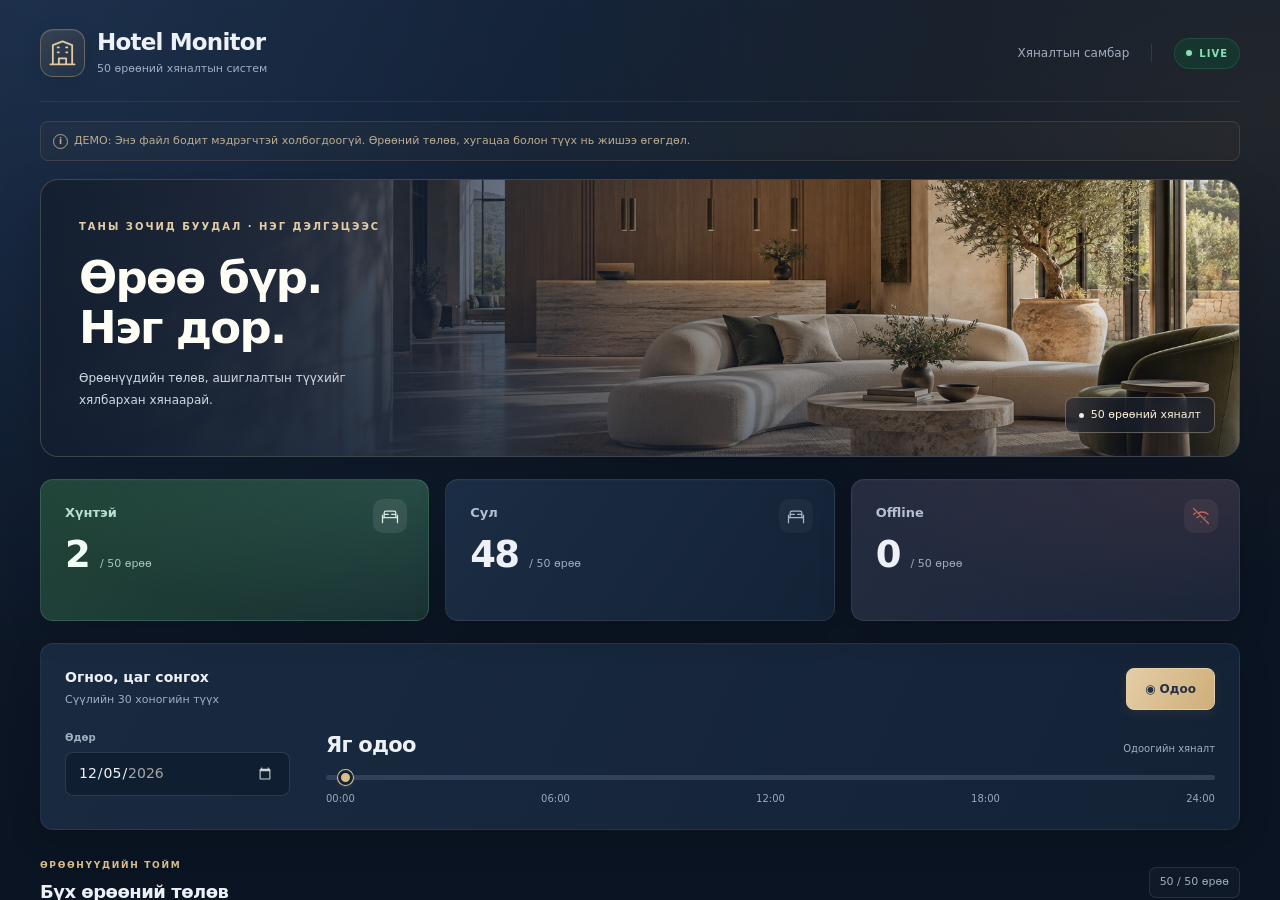
<file: index.html>
<!doctype html>
<html lang="mn">
<head>
  <meta charset="utf-8">
  <meta name="viewport" content="width=device-width, initial-scale=1">
  <meta name="theme-color" content="#0b1422">
  <meta http-equiv="refresh" content="0; url=hotel_monitor_demo/hotel_monitor.html">
  <title>Hotel Monitor</title>
</head>
<body>
  <p><a href="hotel_monitor_demo/hotel_monitor.html">Hotel Monitor нээх</a></p>
</body>
</html>
</file>
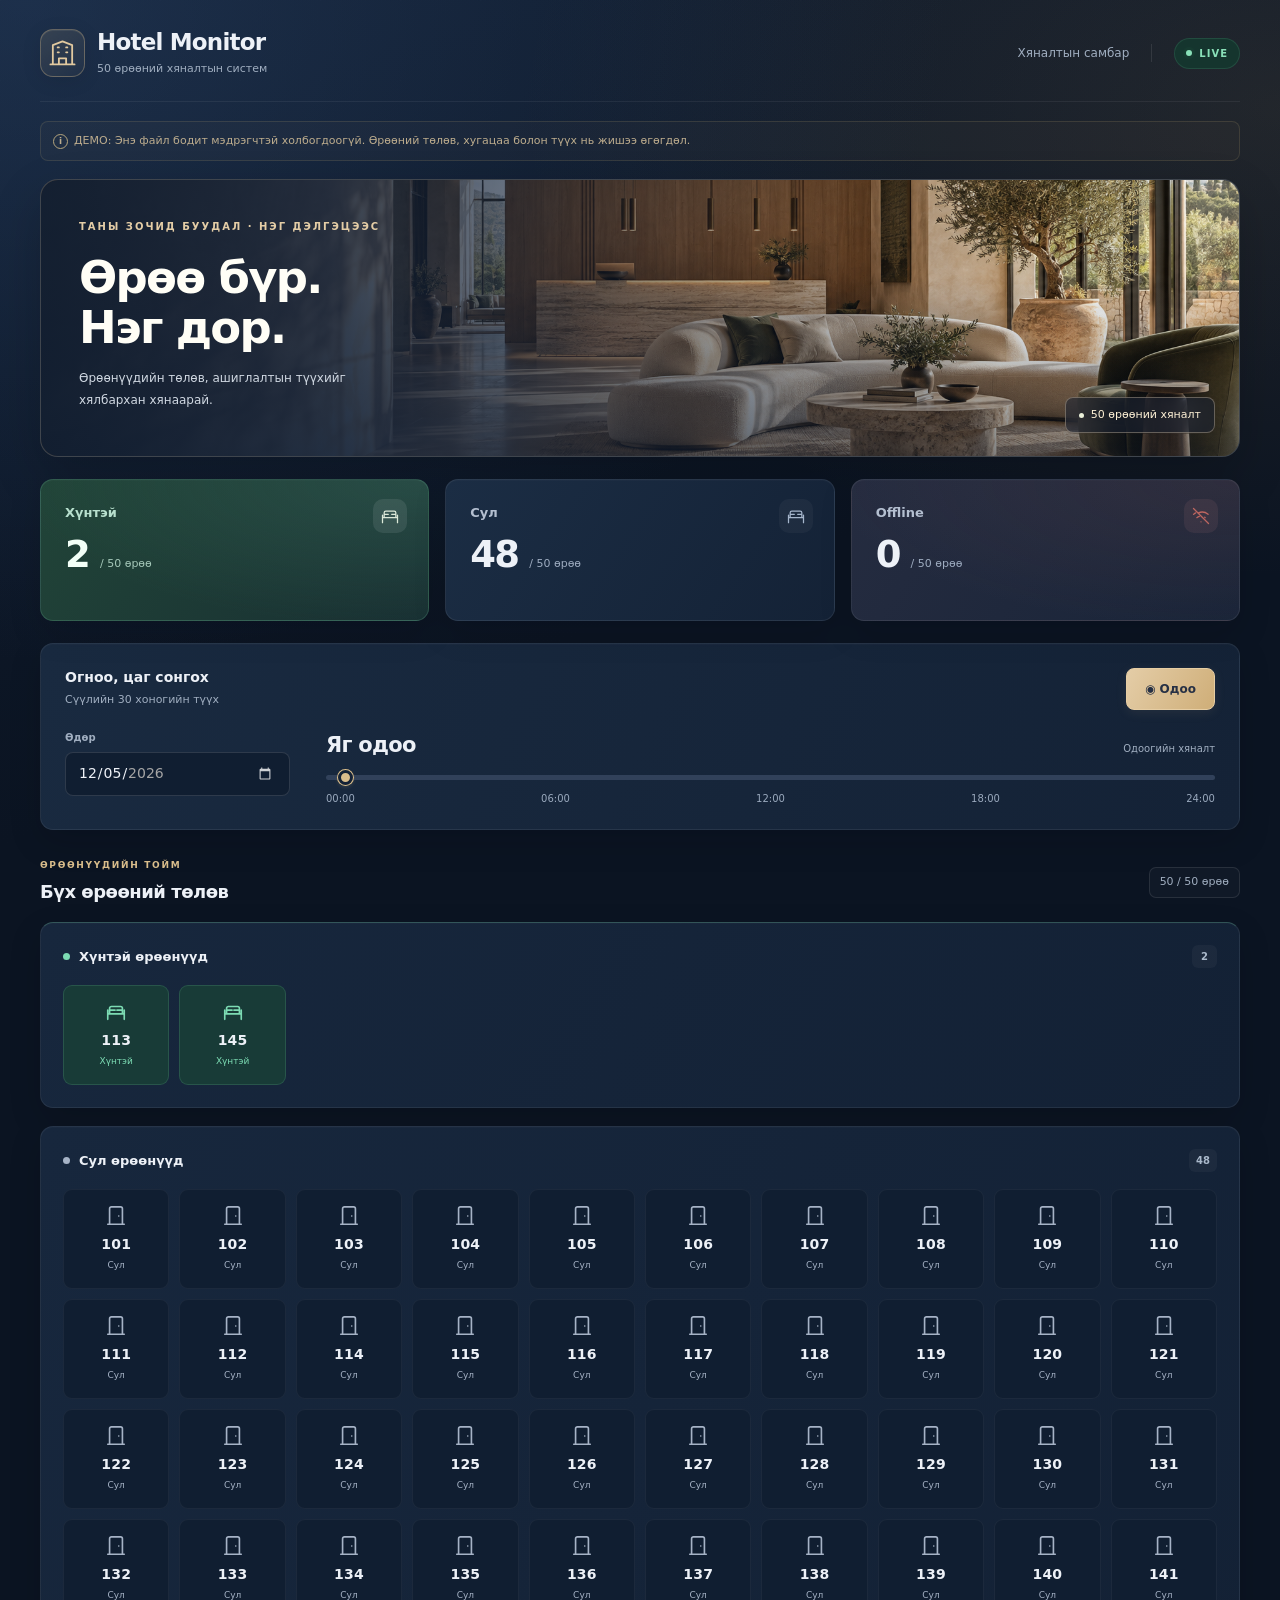
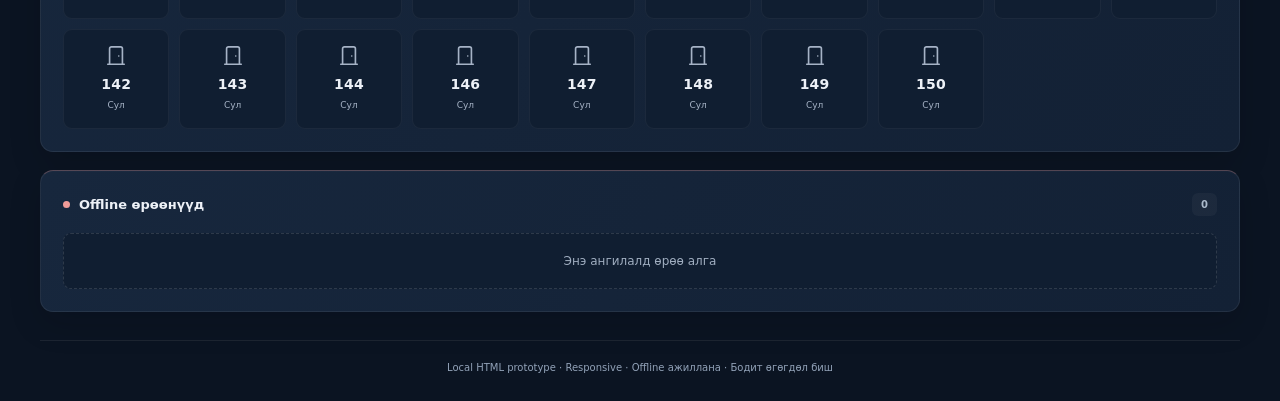
<file: hotel_monitor_demo/hotel_monitor.html>
<!doctype html>
<html lang="mn">
<head>
  <meta charset="utf-8">
  <meta name="viewport" content="width=device-width, initial-scale=1">
  <meta name="theme-color" content="#0b1422">
  <title>Hotel Monitor — 50 өрөө</title>
  <link rel="stylesheet" href="styles.css">
</head>
<body>
<main class="wrap">
  <header class="header">
    <div class="brand"><div class="logo" aria-hidden="true"><svg viewBox="0 0 24 24" fill="none" stroke="currentColor" stroke-width="1.5" stroke-linecap="round" stroke-linejoin="round"><path d="M4 21V5l8-3 8 3v16M2 21h20M9 21v-5h6v5M8 7h1m6 0h1M8 11h1m6 0h1"/></svg></div><div><h1>Hotel Monitor</h1><p class="muted small">50 өрөөний хяналтын систем</p></div></div>
    <div class="header-status"><span class="header-caption">Хяналтын самбар</span><span class="pill" id="mode-pill">LIVE</span></div>
  </header>
  <div class="banner">ДЕМО: Энэ файл бодит мэдрэгчтэй холбогдоогүй. Өрөөний төлөв, хугацаа болон түүх нь жишээ өгөгдөл.</div>
  <section id="dashboard">
    <section class="overview" aria-label="Хяналтын самбарын танилцуулга">
      <img class="overview-image" src="assets/hotel-lobby.png" alt="" width="1916" height="821" fetchpriority="high">
      <div class="overview-content"><span class="eyebrow">ТАНЫ ЗОЧИД БУУДАЛ · НЭГ ДЭЛГЭЦЭЭС</span><h2>Өрөө бүр.<br>Нэг дор.</h2><p>Өрөөнүүдийн төлөв, ашиглалтын түүхийг<br class="desktop-break"> хялбархан хянаарай.</p></div>
      <span class="overview-tag"><span></span>50 өрөөний хяналт</span>
    </section>
    <div class="stats" id="main-stats" aria-label="Өрөөнүүдийн төлөв"></div>
    <section class="card" aria-label="Огноо болон цаг сонгох">
      <div class="date-bar"><div><div class="control-title">Огноо, цаг сонгох</div><p class="muted small">Сүүлийн 30 хоногийн түүх</p></div><button class="button" id="live-btn" type="button">◉ Одоо</button></div>
      <div style="margin-top:13px" class="date-field"><label for="main-date">Өдөр</label><input id="main-date" type="date"></div>
      <div class="time-head"><div class="bigtime" id="main-time">Яг одоо</div><span class="time-desc" id="main-time-desc">Одоогийн хяналт</span></div>
      <input class="slider" type="range" id="main-slider" min="0" max="1435" step="5" value="640" aria-label="Цаг гүйлгэх">
      <div class="ticks"><span>00:00</span><span>06:00</span><span>12:00</span><span>18:00</span><span>24:00</span></div>
    </section>
    <div class="sectionhead"><div><p class="eyebrow">ӨРӨӨНҮҮДИЙН ТОЙМ</p><h2>Бүх өрөөний төлөв</h2></div><span class="muted small">50 / 50 өрөө</span></div>
    <div id="room-groups"></div>
  </section>
  <section id="detail" class="hidden">
    <div class="backrow"><button class="button" id="back-btn" type="button">← Dashboard руу буцах</button><span class="pill history" id="detail-status">Сул</span></div>
    <div class="detail-title"><h1 id="detail-room">Өрөө 101</h1><p class="muted small">Зөвхөн сонгосон өрөөний ашиглалтын түүх</p></div>
    <div class="detail-controls"><div class="date-field"><label for="detail-date">Түүх харах өдөр</label><input id="detail-date" type="date"></div></div>
    <div class="stats" style="grid-template-columns:repeat(2,minmax(0,1fr))" id="detail-stats"></div>
    <div class="card detail-card"><h2 style="margin-bottom:15px">24 цагийн Timeline</h2><div class="timeline" id="timeline"></div><div class="ticks" style="margin-top:9px"><span>00:00</span><span>06:00</span><span>12:00</span><span>18:00</span><span>24:00</span></div><div class="legend"><span class="legend-item"><i class="legend-dot" style="background:var(--green)"></i>Хүнтэй</span><span class="legend-item"><i class="legend-dot" style="background:#b9c5d3"></i>Сул</span><span class="legend-item"><i class="legend-dot" style="background:var(--red)"></i>Offline</span></div></div>
    <div class="card"><div class="log-title"><h2>Үйл явдлын түүх</h2><button class="button" style="font-size:12px;padding:7px 10px" id="toggle-log" type="button">Бүгдийг харах</button></div><div id="room-log"></div></div>
    <button type="button" class="button" style="width:100%;margin-top:15px" id="bottom-back">← Бүх өрөө рүү буцах</button>
  </section>
  <p class="foot">Local HTML prototype · Responsive · Offline ажиллана · Бодит өгөгдөл биш</p>
</main>
<script src="app.js"></script>
</body>
</html>
</file>
<file: hotel_monitor_demo/styles.css>
/* Hotel Monitor — visual system. All data and interactions live in app.js. */
:root {
  color-scheme: dark;
  --bg: #0b1422;
  --paper: #142236;
  --ink: #edf1f7;
  --muted: #a0aec0;
  --line: #ffffff12;
  --green: #7cdbb3;
  --greenbg: #183b37;
  --red: #f09b98;
  --redbg: #3c2934;
  --gray: #a6b3c6;
  --graybg: #1d2c41;
  --blue: #d9bd8b;
  --gold: #d9bd8b;
  --shadow: 0 12px 32px #02071125, inset 0 1px 0 #ffffff04;
}
* { box-sizing: border-box; }
body { isolation: isolate; margin: 0; min-height: 100vh; background: var(--bg); color: var(--ink); font: 14px/1.5 Inter, ui-sans-serif, system-ui, -apple-system, "Segoe UI", Arial, sans-serif; -webkit-font-smoothing: antialiased; }
body:before { content: ""; position: fixed; z-index: -1; inset: 0; pointer-events: none; background: radial-gradient(ellipse at 2% 0%, #304c7466, transparent 52%), radial-gradient(ellipse at 100% 12%, #8b71472b, transparent 42%), linear-gradient(160deg, #101d30 0%, #0b1422 62%); }
body:after { content: ""; position: fixed; z-index: -1; inset: 0; pointer-events: none; opacity: .28; background-image: linear-gradient(#ffffff07 1px, transparent 1px), linear-gradient(90deg, #ffffff07 1px, transparent 1px); background-size: 80px 80px; mask-image: linear-gradient(#000, transparent 75%); }
button, input { font: inherit; -webkit-tap-highlight-color: transparent; }
button { cursor: pointer; touch-action: manipulation; }
button:focus-visible, input:focus-visible { outline: 3px solid var(--gold); outline-offset: 4px; }
h1, h2, p { margin: 0; }
h1 { font-size: 23px; line-height: 1.3; font-weight: 750; letter-spacing: -.8px; }
h2 { font-size: 18px; font-weight: 700; letter-spacing: -.5px; }
.muted { color: var(--muted); }
.small { font-size: 11px; line-height: 1.7; }
.wrap { max-width: 1280px; margin: auto; padding: 28px 40px 24px; }
.header { display: flex; align-items: center; justify-content: space-between; gap: 16px; margin-bottom: 19px; padding-bottom: 22px; border-bottom: 1px solid #ffffff10; }
.brand { display: flex; align-items: center; gap: 12px; min-width: 0; }
.logo { display: grid; place-items: center; flex: none; width: 45px; height: 48px; border: 1px solid #ddc18d55; border-radius: 13px; background: linear-gradient(145deg, #d7b98624, #d7b98609); color: #e2c99f; box-shadow: 0 4px 20px #00000018, inset 0 1px 0 #f1dfbc15; }
.logo svg { width: 29px; height: 29px; }
.brand p { margin-top: 2px; }
.header-status { display: flex; align-items: center; gap: 22px; }
.header-caption { padding-right: 22px; border-right: 1px solid #ffffff18; color: var(--muted); font-size: 12px; }
.pill { display: inline-flex; align-items: center; gap: 7px; padding: 7px 11px; background: #15352e; color: #89e0b8; border: 1px solid #65bd922b; border-radius: 99px; font-size: 10px; font-weight: 700; letter-spacing: 1px; white-space: nowrap; }
.pill:before { content: ""; width: 6px; height: 6px; border-radius: 50%; background: currentColor; box-shadow: 0 0 0 3px rgb(48 110 80 / 8%); }
.pill.history { background: #d9bd8b10; border-color: #d9bd8b30; color: #d9bd8b; }
.banner { position: relative; margin-bottom: 18px; padding: 10px 13px 10px 33px; border: 1px solid #d5b77f25; border-radius: 8px; background: #d5b77f08; color: #bead8e; font-size: 11px; line-height: 1.7; }
.banner:before { content: "i"; position: absolute; top: 12px; left: 12px; width: 13px; height: 13px; display: grid; place-items: center; border: 1px solid #b5a57d; border-radius: 50%; font-size: 9px; font-weight: 650; line-height: 1; }
.overview { position: relative; isolation: isolate; min-height: 278px; overflow: hidden; margin-bottom: 22px; border: 1px solid #ddc69f35; border-radius: 18px; background: #152337; box-shadow: 0 20px 50px #00000030, inset 0 1px 0 #fff1d418; }
.overview-image { position: absolute; z-index: -2; inset: 0; width: 100%; height: 100%; object-fit: cover; object-position: center 57%; }
.overview:after { content: ""; position: absolute; z-index: -1; inset: 0; background: linear-gradient(90deg, #101d30f5 0%, #132137dd 24%, #13213770 51%, #13213708 80%), linear-gradient(0deg, #101b2b80, transparent 65%); }
.overview-content { padding: 35px 38px; color: #fffef6; }
.eyebrow { color: var(--gold); font-size: 10px; font-weight: 650; letter-spacing: 1.6px; }
.overview .eyebrow { color: #e4cda6; font-size: 10px; letter-spacing: 2px; }
.overview h2 { margin-top: 17px; font-size: 45px; font-weight: 600; line-height: 1.1; letter-spacing: -1.7px; }
.overview p { margin-top: 16px; color: #d0d8e2; font-size: 12px; line-height: 1.8; }
.overview-tag { position: absolute; right: 24px; bottom: 23px; display: inline-flex; align-items: center; gap: 7px; padding: 9px 13px; border: 1px solid #f4dabd55; border-radius: 8px; background: #16203480; color: #fff2d7; font-size: 11px; backdrop-filter: blur(12px); }
.overview-tag span { width: 5px; height: 5px; border-radius: 50%; background: #e9efd8; }
.stats { display: grid; grid-template-columns: repeat(3, minmax(0, 1fr)); gap: 16px; margin-bottom: 22px; }
.stat { position: relative; min-width: 0; min-height: 142px; padding: 23px 24px; border: 1px solid #ffffff14; border-radius: 13px; background: linear-gradient(125deg, #1b2d44, #142236); box-shadow: var(--shadow); }
.stat .label { color: #b4bfd0; font-size: 13px; font-weight: 550; }
.stat .number { margin-top: 11px; font-size: 37px; font-weight: 600; line-height: 1.15; letter-spacing: -1.8px; font-variant-numeric: tabular-nums; }
.stat .mark { display: none; }
#main-stats .stat:first-child { background: radial-gradient(ellipse at top right, #447d6a55, transparent 75%), linear-gradient(125deg, #214438, #182f32); border-color: #73c5a235; color: #f2fff7; }
#main-stats .stat:first-child .label { color: #b7dfcd; }
#main-stats .number:after { content: "/ 50 өрөө"; margin-left: 11px; color: #9eacc0; font-size: 11px; font-weight: 400; letter-spacing: 0; }
#main-stats .stat:first-child .number:after { color: #a5c8b9; }
#main-stats .stat:last-child { background: radial-gradient(ellipse at top right, #9a595127, transparent 75%), linear-gradient(125deg, #252c40, #192438); }
#main-stats .stat:before { content: ""; position: absolute; top: 19px; right: 21px; width: 34px; height: 34px; border-radius: 10px; background: #ffffff0a url("data:image/svg+xml,%3Csvg xmlns='http://www.w3.org/2000/svg' viewBox='0 0 24 24' fill='none' stroke='%23a6b6cc' stroke-width='1.5' stroke-linecap='round' stroke-linejoin='round'%3E%3Cpath d='M3 18v-7m18 7v-7M3 14h18M5 14V8a2 2 0 0 1 2-2h10a2 2 0 0 1 2 2v6M3 18v2m18-2v2M6 10h4m4 0h4'/%3E%3C/svg%3E") center / 20px no-repeat; }
#main-stats .stat:first-child:before { background-color: #ffffff17; background-image: url("data:image/svg+xml,%3Csvg xmlns='http://www.w3.org/2000/svg' viewBox='0 0 24 24' fill='none' stroke='%23dce9d9' stroke-width='1.5' stroke-linecap='round' stroke-linejoin='round'%3E%3Cpath d='M3 18v-7m18 7v-7M3 14h18M5 14V8a2 2 0 0 1 2-2h10a2 2 0 0 1 2 2v6M3 18v2m18-2v2M6 10h4m4 0h4'/%3E%3C/svg%3E"); }
#main-stats .stat:last-child:before { background-color: #f09b9815; background-image: url("data:image/svg+xml,%3Csvg xmlns='http://www.w3.org/2000/svg' viewBox='0 0 24 24' fill='none' stroke='%23bd6660' stroke-width='1.5' stroke-linecap='round'%3E%3Cpath d='m3 3 18 18M8.5 8.5a11 11 0 0 1 12 1.5M3 10a12 12 0 0 1 2.5-1.8M7 14a8 8 0 0 1 3-1.5m6.5 1a8 8 0 0 1 .5.5M12 19h.01'/%3E%3C/svg%3E"); }
.card { padding: 23px 24px; border: 1px solid var(--line); border-radius: 13px; background: linear-gradient(115deg, #192a40, #142236); box-shadow: var(--shadow); }
#dashboard > .card { display: grid; grid-template-columns: 225px minmax(0, 1fr); column-gap: 36px; align-items: start; }
.date-bar { grid-column: 1 / -1; display: flex; align-items: center; justify-content: space-between; gap: 12px; margin-bottom: 20px; }
.control-title { font-size: 14px; font-weight: 650; }
.date-bar p { margin-top: 3px; }
.button { display: inline-flex; align-items: center; justify-content: center; gap: 7px; min-height: 42px; padding: 10px 15px; border: 1px solid #ffffff1f; border-radius: 8px; background: #1b2c42; color: #d5dfed; font-size: 12px; font-weight: 600; white-space: nowrap; transition: background .18s, border-color .18s; }
.button:hover { border-color: #d9bd8b70; background: #25374d; }
#live-btn { padding-inline: 18px; border-color: #e6cda3; background: linear-gradient(120deg, #e4cda7, #cfae78); color: #263044; box-shadow: 0 3px 12px #d9bd8b16; }
#live-btn:hover { background: #eed8b4; border-color: #f1dfbf; }
.date-field { display: grid; gap: 7px; min-width: 0; }
#dashboard > .card > .date-field { grid-column: 1; grid-row: 2 / 5; margin-top: 0 !important; }
.date-field label { font-size: 10px; color: var(--muted); font-weight: 600; }
input[type=date] { display: block; min-width: 0; width: 100%; max-width: 100%; height: 44px; padding: 0 12px; border: 1px solid #ffffff20; border-radius: 8px; background: #101e31; color: var(--ink); font-weight: 500; color-scheme: dark; }
input[type=date]:hover { border-color: #d9bd8b80; }
input[type=date]::-webkit-calendar-picker-indicator { cursor: pointer; padding: 5px; opacity: .8; }
.time-head { grid-column: 2; display: flex; align-items: baseline; justify-content: space-between; gap: 12px; margin-bottom: 5px; }
.bigtime { font-size: 21px; font-weight: 650; letter-spacing: -.7px; font-variant-numeric: tabular-nums; }
.time-desc { font-size: 10px; color: var(--muted); text-align: right; }
.slider { grid-column: 2; display: block; appearance: none; width: 100%; height: 22px; margin: 0; background: transparent; cursor: pointer; }
.slider::-webkit-slider-runnable-track { height: 5px; border-radius: 99px; background: #31415a; }
.slider::-webkit-slider-thumb { appearance: none; width: 15px; height: 15px; margin-top: -5px; border: 3px solid #142236; border-radius: 50%; background: #d9bd8b; box-shadow: 0 0 0 1px #d9bd8b, 0 2px 4px #d9bd8b30; }
.slider::-moz-range-track { height: 5px; border-radius: 99px; background: #31415a; }
.slider::-moz-range-thumb { width: 10px; height: 10px; border: 3px solid #142236; border-radius: 50%; background: #d9bd8b; box-shadow: 0 0 0 1px #d9bd8b; }
.ticks { display: flex; justify-content: space-between; gap: 2px; color: #9aa9bd; font-size: 10px; font-variant-numeric: tabular-nums; }
#dashboard > .card > .ticks { grid-column: 2; margin-top: 3px; }
.sectionhead { display: flex; justify-content: space-between; align-items: center; gap: 12px; margin: 29px 0 17px; }
.sectionhead .eyebrow { margin-bottom: 5px; font-size: 9px; letter-spacing: 1.7px; }
.sectionhead > span { padding: 5px 10px; border: 1px solid #ffffff1a; border-radius: 7px; background: #ffffff06; font-size: 11px; }
.group { margin-bottom: 18px; padding: 22px; border: 1px solid var(--line); border-radius: 13px; background: linear-gradient(120deg, #17273d, #132135); box-shadow: var(--shadow); }
.group:nth-child(1) { border-top-color: #78c6a44d; }
.group:nth-child(3) { border-top-color: #e799944d; }
.grouptitle { display: flex; align-items: center; gap: 9px; margin-bottom: 17px; font-size: 13px; font-weight: 650; }
.dot { flex: none; width: 7px; height: 7px; border-radius: 50%; }
.count { display: grid; place-items: center; min-width: 25px; height: 23px; margin-left: auto; padding-inline: 7px; border-radius: 6px; background: #ffffff0a; color: #aab9cb; font-size: 10px; }
.roomgrid { display: grid; grid-template-columns: repeat(10, minmax(0, 1fr)); gap: 10px; }
.room { display: flex; align-items: center; justify-content: center; flex-direction: column; gap: 4px; min-width: 0; min-height: 100px; padding: 12px 4px; border: 1px solid transparent; border-radius: 9px; transition: transform .18s, box-shadow .18s, border-color .18s; }
.room svg { width: 22px; height: 22px; margin-bottom: 3px; }
.occupied { background: var(--greenbg); color: var(--green); }
.vacant { background: var(--graybg); color: var(--gray); }
.offline { background: var(--redbg); color: var(--red); }
.room.occupied { border-color: #70cba22e; }
.room.vacant { background: #101e31; border-color: #ffffff0d; }
.room.offline { border-color: #f09b9828; }
.room-number { color: var(--ink); font-size: 14px; font-weight: 650; font-variant-numeric: tabular-nums; letter-spacing: .2px; }
.room:after { font-size: 9px; font-weight: 400; opacity: 1; }
.room.occupied:after { content: "Хүнтэй"; }
.room.vacant:after { content: "Сул"; }
.room.offline:after { content: "Offline"; }
.room:hover { transform: translateY(-3px); border-color: #d9bd8b88; box-shadow: 0 8px 18px #00000025, inset 0 0 0 1px #d9bd8b25; }
.room:active { transform: translateY(0); }
.empty { padding: 18px; border: 1px dashed #ffffff20; border-radius: 8px; background: #101e31; color: var(--muted); text-align: center; font-size: 12px; }
.backrow { display: flex; justify-content: space-between; align-items: center; gap: 10px; margin: 5px 0 25px; }
.detail-title { margin-bottom: 23px; }
.detail-title h1 { margin-bottom: 5px; font-size: 30px; }
.detail-controls { display: flex; align-items: flex-end; justify-content: space-between; flex-wrap: wrap; gap: 12px; margin-bottom: 20px; }
.detail-controls .date-field { width: 260px; }
#detail-stats .stat { display: flex; flex-direction: column; justify-content: center; gap: 11px; }
#detail-stats .number { margin: 0; }
.detail-card { margin: 22px 0; }
.timeline { display: flex; width: 100%; height: 38px; overflow: hidden; gap: 2px; border-radius: 8px; background: var(--graybg); }
.segment { min-width: 1px; transition: filter .15s; }
.segment:hover { filter: brightness(.85); }
.segment.occupied { background: var(--green); }
.segment.vacant { background: #637590; }
.legend-dot[style*="#b9c5d3"] { background: #637590 !important; }
.segment.offline { background: var(--red); }
.legend { display: flex; flex-wrap: wrap; gap: 18px; margin-top: 18px; color: var(--muted); font-size: 11px; }
.legend-item { display: inline-flex; align-items: center; gap: 6px; }
.legend-dot { width: 8px; height: 8px; border-radius: 3px; }
.log-title { display: flex; justify-content: space-between; align-items: center; gap: 10px; margin-bottom: 8px; }
.logline { display: flex; align-items: center; gap: 13px; padding: 16px 0; border-bottom: 1px solid var(--line); }
.logline:last-child { border: 0; }
.log-icon { flex: none; display: grid; place-items: center; width: 42px; height: 42px; border-radius: 10px; }
.log-icon svg { width: 21px; height: 21px; }
.log-desc { flex: 1; min-width: 0; }
.log-status { font-size: 13px; font-weight: 600; }
.log-time { margin-top: 3px; color: var(--muted); font-size: 11px; font-variant-numeric: tabular-nums; }
.log-duration { padding: 5px 9px; border-radius: 6px; background: #ffffff08; color: var(--muted); font-size: 11px; white-space: nowrap; }
#bottom-back { min-height: 46px; }
.foot { margin-top: 28px; padding-top: 18px; border-top: 1px solid var(--line); color: #92a2b8; font-size: 10px; line-height: 1.8; text-align: center; }
.hidden { display: none !important; }
@media (min-width: 1500px) { .wrap { padding-top: 36px; } }
@media (max-width: 1050px) {
  .wrap { padding: 25px 24px; }
  .roomgrid { grid-template-columns: repeat(8, minmax(0, 1fr)); }
  #dashboard > .card { grid-template-columns: 210px minmax(0, 1fr); gap: 0 28px; }
  .overview { min-height: 254px; }
}
@media (max-width: 700px) {
  .wrap { padding: 21px 16px 23px; }
  .header { margin-bottom: 17px; gap: 9px; }
  .brand { gap: 10px; }
  .logo { width: 40px; height: 43px; border-radius: 11px; }
  .logo svg { width: 26px; height: 26px; }
  h1 { font-size: 21px; }
  .brand .small { font-size: 10px; }
  .header-caption { display: none; }
  .pill { padding: 6px 9px; font-size: 9px; }
  .banner { margin-bottom: 15px; font-size: 10px; }
  .overview { min-height: 236px; margin-bottom: 15px; border-radius: 13px; }
  .overview-image { width: 100%; object-position: 65% center; }
  .overview:after { background: linear-gradient(90deg, #0f1c30f0, #132137b8 46%, #13213730 100%), linear-gradient(0deg, #101b2b90, transparent); }
  .overview-content { padding: 24px; }
  .overview .eyebrow { font-size: 7px; letter-spacing: 1.4px; }
  .overview h2 { margin-top: 15px; font-size: 34px; letter-spacing: -1.3px; }
  .overview p { margin-top: 13px; max-width: 220px; font-size: 11px; }
  .overview-tag { right: 14px; bottom: 14px; padding: 5px 8px; font-size: 9px; }
  .stats { gap: 8px; margin-bottom: 16px; }
  .stat { min-height: 106px; padding: 15px 12px; border-radius: 10px; }
  .stat .label { font-size: 10px; }
  .stat .number { margin-top: 13px; font-size: 30px; letter-spacing: -1px; }
  #main-stats .stat:before { top: 12px; right: 10px; width: 22px; height: 22px; border-radius: 6px; background-size: 14px; }
  #main-stats .number:after { content: "/ 50"; margin-left: 5px; font-size: 9px; }
  .card { padding: 18px; border-radius: 12px; }
  #dashboard > .card { display: block; }
  .date-bar { margin-bottom: 17px; gap: 8px; }
  .control-title { font-size: 13px; }
  .date-bar p { font-size: 10px; }
  .button { min-height: 44px; }
  #live-btn { padding-inline: 14px; }
  .date-field { width: 100%; }
  input[type=date] { height: 46px; font-size: 16px; }
  .time-head { margin: 20px 0 8px; gap: 8px; }
  .bigtime { flex: none; font-size: 20px; }
  .time-desc { font-size: 9px; }
  .slider { height: 28px; }
  .ticks { font-size: 9px; }
  .sectionhead { margin: 25px 0 14px; }
  .sectionhead .eyebrow { font-size: 7px; }
  .sectionhead > span { font-size: 9px; padding: 4px 8px; }
  h2 { font-size: 16px; }
  .group { padding: 16px; margin-bottom: 12px; border-radius: 12px; }
  .grouptitle { margin-bottom: 14px; font-size: 11px; }
  .roomgrid { grid-template-columns: repeat(5, minmax(0, 1fr)); gap: 7px; }
  .room { min-height: 84px; padding: 10px 3px; gap: 3px; border-radius: 8px; }
  .room svg { width: 20px; height: 20px; margin-bottom: 2px; }
  .room-number { font-size: 13px; }
  .room:after { font-size: 8px; }
  .detail-title h1 { font-size: 27px; }
  .detail-controls .date-field { width: 100%; }
  #detail-stats .stat { min-height: 115px; }
  .detail-card { margin: 18px 0; }
  .log-title h2 { font-size: 14px; }
  .logline { gap: 10px; padding: 14px 0; }
  .log-duration { padding: 4px 6px; font-size: 10px; }
  .foot { margin-top: 24px; font-size: 9px; }
}
@media (max-width: 420px) {
  .roomgrid { grid-template-columns: repeat(4, minmax(0, 1fr)); }
  #main-stats .stat:before { display: none; }
}
@media (max-width: 350px) {
  .wrap { padding-inline: 12px; }
  .brand { gap: 8px; }
  h1 { font-size: 19px; }
  .logo { width: 35px; height: 38px; }
  .overview-content { padding: 22px 19px; }
  .overview-tag { font-size: 7px; right: 10px; bottom: 10px; }
  .stat { padding-inline: 10px; }
  .stat .number { font-size: 26px; }
  .group, .card { padding: 14px; }
  .time-desc { max-width: 125px; }
  .log-title { flex-wrap: wrap; }
}
@media (hover: none) { .room:hover { transform: none; box-shadow: none; } }
@media (prefers-reduced-motion: reduce) { *, *:before, *:after { transition: none !important; scroll-behavior: auto !important; } }
</file>
